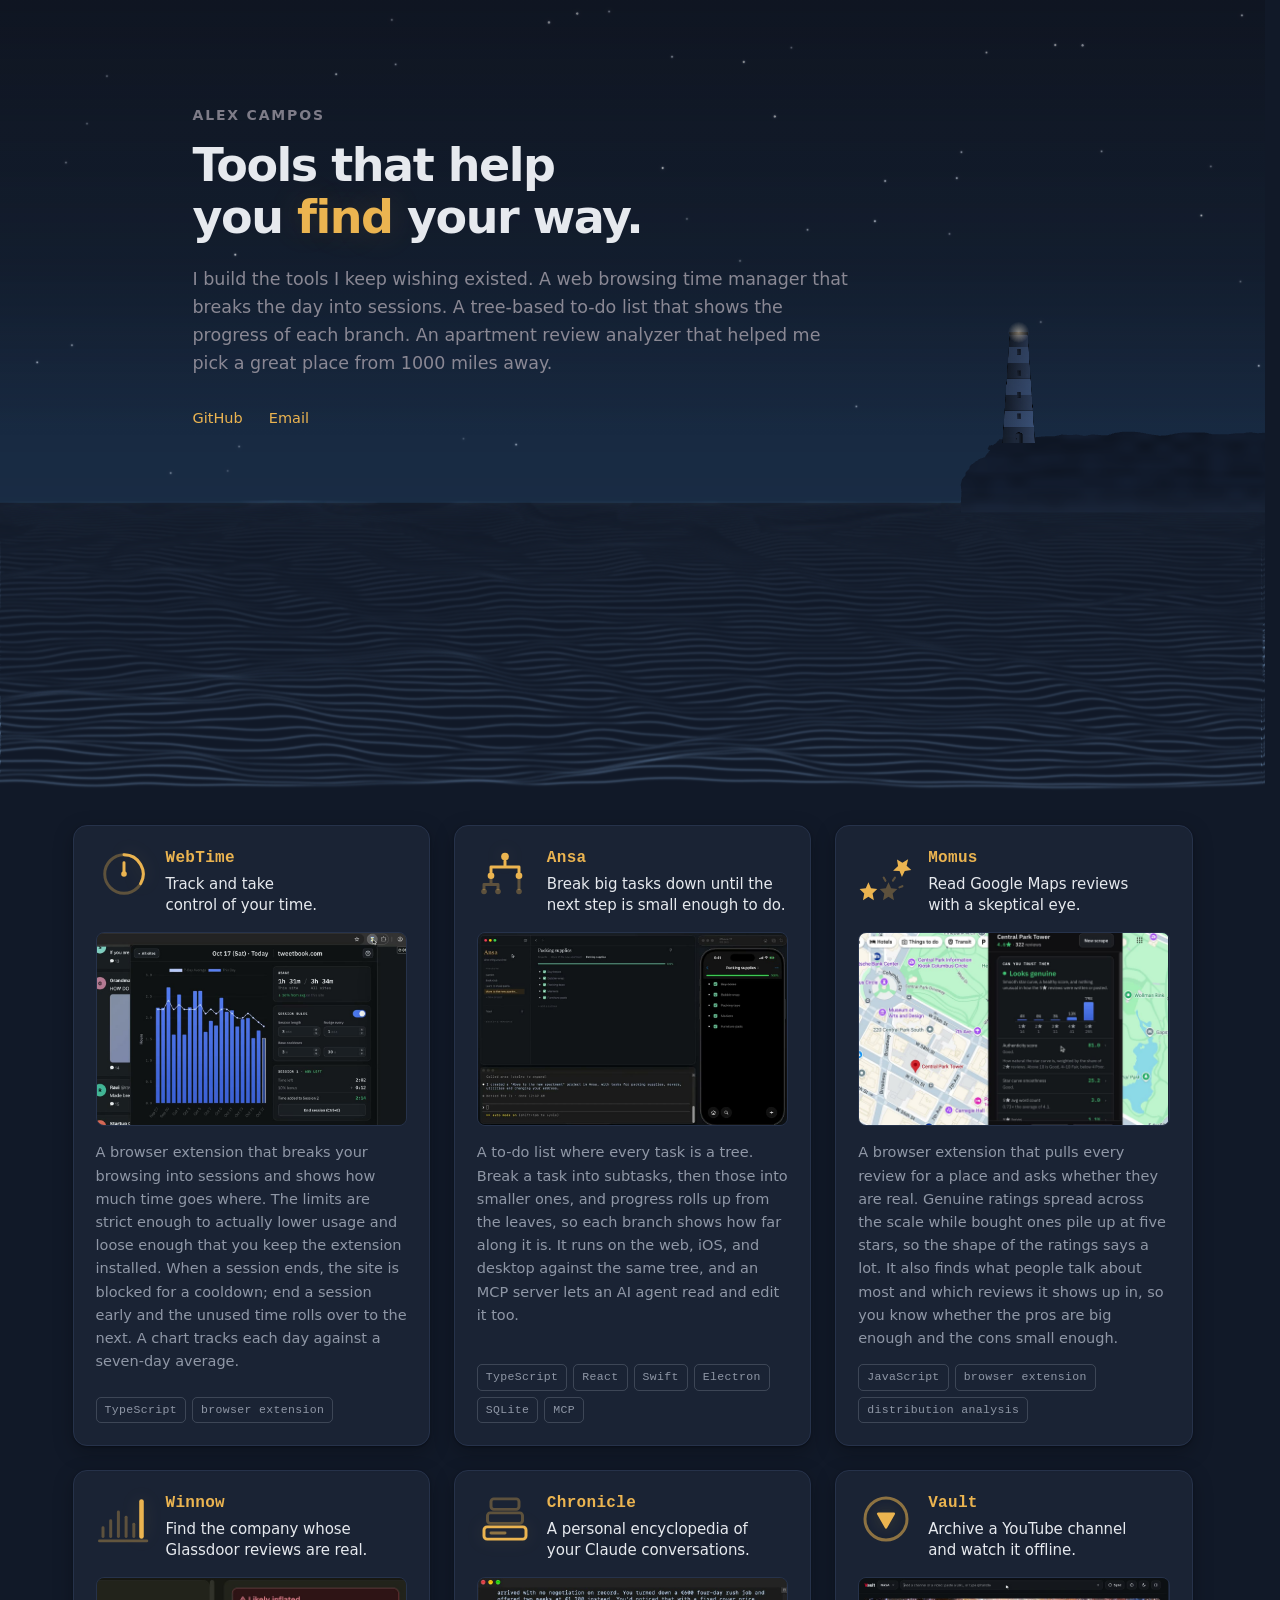
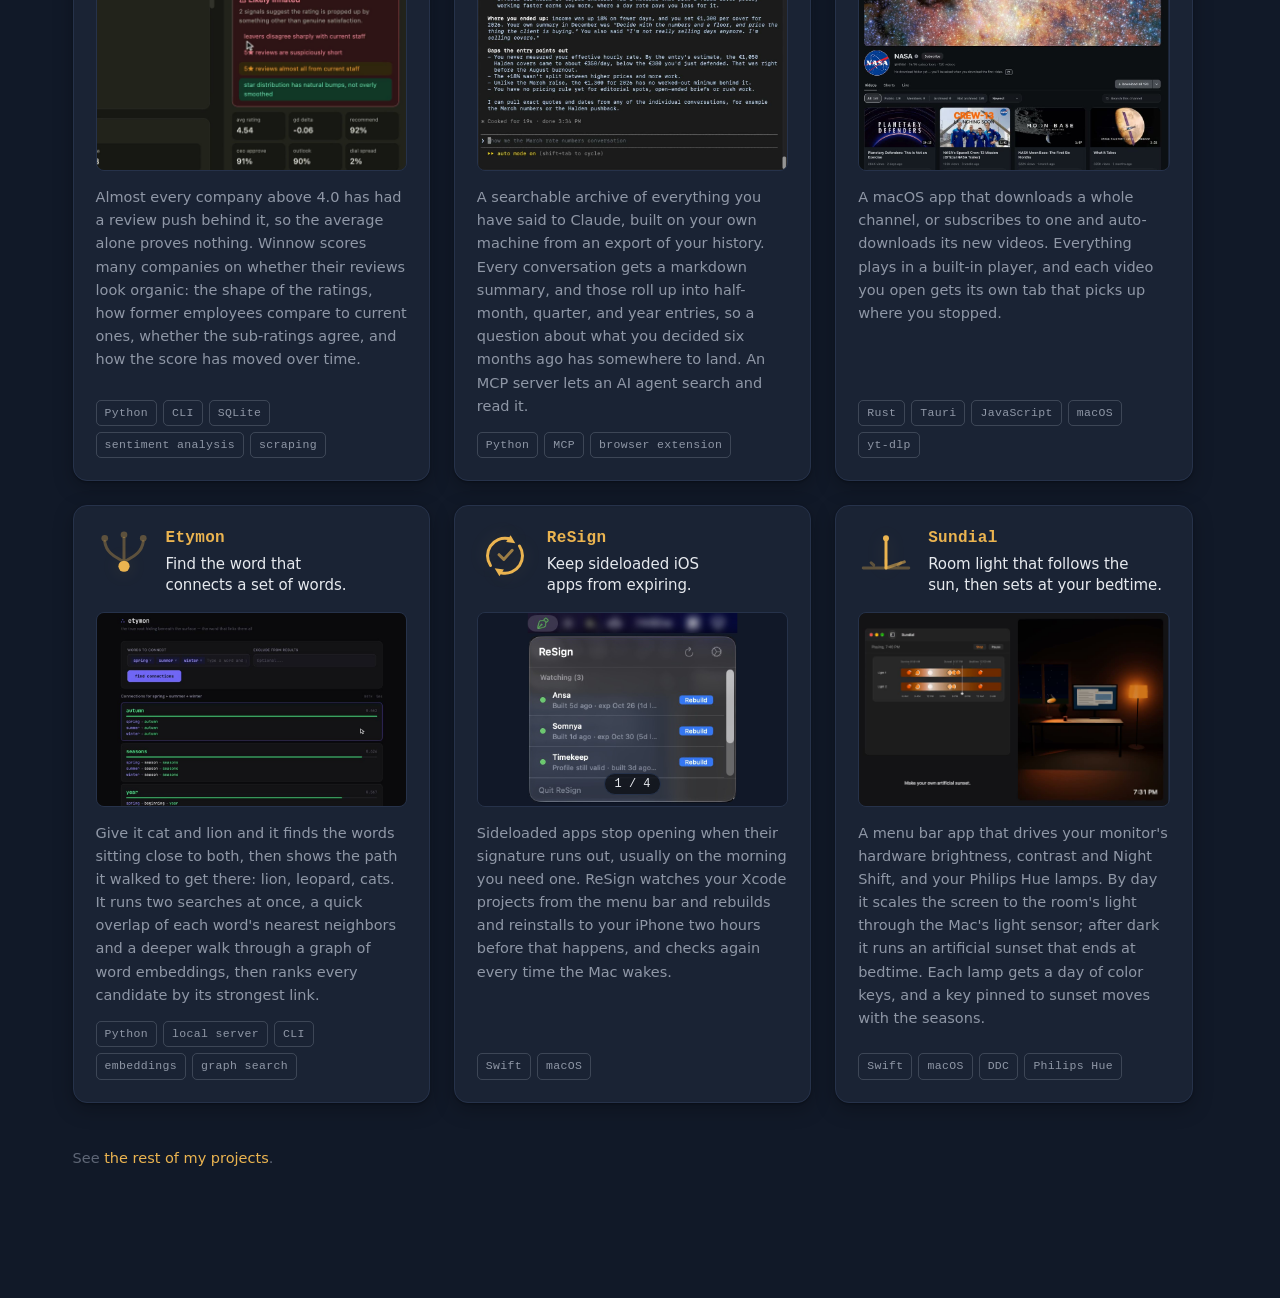
<file: index.html>
<!doctype html>
<html lang="en">
<head>
<meta charset="utf-8">
<meta name="viewport" content="width=device-width, initial-scale=1">
<title>Alex Campos — tools that help you find your way</title>
<meta name="description" content="Small tools I built because I kept wishing they existed: a web browsing time manager, a tree-based to-do list, and an apartment review analyzer.">
<link rel="stylesheet" href="assets/style.css?v=30">
</head>
<body>


<div class="hero">
  <canvas id="scene" aria-hidden="true"></canvas>
<header class="masthead">
  <p class="who">Alex Campos</p>
  <h1>Tools that help you <span class="lit">find</span> your way.</h1>
  <p class="intro">
    I build the tools I keep wishing existed. A web browsing time manager that
    breaks the day into sessions. A tree-based to-do list that shows the progress
    of each branch. An apartment review analyzer that helped me pick a great place
    from 1000 miles away.
  </p>
  <p class="links">
    <a href="https://github.com/andres-al-campos">GitHub</a>
    <a href="mailto:andres.al.campos@gmail.com">Email</a>
  </p>
</header>
</div>

<main>
  <div class="grid" id="grid"></div>
  <p class="more">
    See <a href="https://github.com/andres-al-campos">the rest of my projects</a>.
  </p>
</main>


<script src="assets/water.js?v=12"></script>
<script src="assets/marks.js?v=19"></script>
<script src="assets/projects.js?v=30"></script>
<script>
(function () {
  var grid = document.getElementById('grid');

  function el(tag, cls, text) {
    var n = document.createElement(tag);
    if (cls) n.className = cls;
    if (text) n.textContent = text;
    return n;
  }

  // The card itself isn't a link, so its text can be selected. The name goes to
  // the repo, and hovering the card underlines it to say so; a demo clip opens
  // large. A whole-card link left the clip competing with it, and on a phone a
  // tap to stop scrolling could open GitHub.
  function card(p) {
    var a = el('div', 'row');

    var head = el('div', 'rhead');
    var mark = el('div', 'mark');
    // Marks are authored SVG in marks.js, not user input.
    mark.innerHTML = '<svg viewBox="0 0 32 32" aria-hidden="true">' + MARKS[p.name].svg + '</svg>';
    head.appendChild(mark);

    var htext = el('div', 'rhtext');
    var h2 = el('h2');
    var link = el('a', 'namelink', p.name);
    link.href = p.repo;
    link.rel = 'noopener';
    h2.appendChild(link);
    htext.appendChild(h2);
    htext.appendChild(el('p', 'tagline', p.tagline));
    head.appendChild(htext);

    a.appendChild(head);

    if (p.video) a.appendChild(clip(a, p));
    else if (p.slides) a.appendChild(slides(p));

    a.appendChild(el('p', 'blurb', p.blurb));

    var tags = el('ul', 'tags');
    p.tags.forEach(function (t) { tags.appendChild(el('li', null, t)); });
    a.appendChild(tags);

    return a;
  }

  // A demo clip plays only while it has the reader's attention, never on its
  // own: a grid of autoplaying cards pulls the eye off the one being read. With
  // a pointer that means while the clip itself is hovered. On a touch screen with one
  // card across, the card in view is the one being read, so its clip plays
  // while it is on screen; with two across it keeps the poster. Each play
  // starts from 0. Stopping rewinds to the moment the poster was taken from,
  // so the stopped clip and the still are the same picture. Reduced motion
  // keeps the poster everywhere.
  var canHover = matchMedia('(hover: hover)');
  var motionOK = matchMedia('(prefers-reduced-motion: no-preference)');

  function oneAcross() {
    return getComputedStyle(grid).gridTemplateColumns.split(' ').length === 1;
  }

  function clip(card, p) {
    var v = el('video', 'clip');
    v.src = p.video;
    v.poster = p.poster;
    v.muted = true;
    v.playsInline = true;
    v.preload = 'none';   // nothing is fetched until the first play
    v.setAttribute('aria-hidden', 'true');

    var box = el('button', 'clipbox');
    box.type = 'button';
    box.setAttribute('aria-label', 'Watch the ' + p.name + ' demo larger');
    var cue = el('span', 'expand');
    cue.innerHTML = EXPAND;
    box.appendChild(v);
    box.appendChild(cue);
    box.addEventListener('click', function () {
      // A phone has no room for a larger view: hand the clip to the system's
      // own full-screen player, which can turn to landscape.
      if (!canHover.matches && fullscreen(v, large, resume)) return;
      large();
    });
    function large() {
      var t = v.currentTime, still = frame(v);
      stop();
      openViewer(p, t, still, v);
    }

    function start() {
      if (!motionOK.matches) return;
      v.currentTime = 0;
      // Rejects with AbortError when stop() comes before playback starts.
      v.play().catch(function () {});
    }
    function stop() {
      v.pause();
      // Before the clip has loaded this sets where it will open instead.
      v.currentTime = p.posterAt || 0;
    }

    // Back from full screen the clip has stopped wherever it was left, often on
    // its last frame: play it again if it's still the card in view, else rest it
    // on the poster's frame.
    var inView = false;
    function resume() { if (inView && oneAcross()) start(); else stop(); }

    if (canHover.matches) {
      box.addEventListener('pointerenter', start);
      box.addEventListener('pointerleave', stop);
    } else {
      new IntersectionObserver(function (entries) {
        var e = entries[entries.length - 1];
        inView = e.intersectionRatio >= .9;
        if (inView && oneAcross()) start(); else if (!v.paused) stop();
      }, { threshold: [0, .9] }).observe(v);
    }
    return box;
  }

  // A tool with nothing to watch in real time shows a few stills instead. The
  // card holds the first, still, with a count that says there are more; paging
  // through happens in the large view, since small stills on a card aren't worth
  // flipping through.
  function slides(p) {
    var img = el('img', 'clip');
    img.src = p.slides[0].src;
    img.alt = '';
    img.loading = 'lazy';

    var box = el('button', 'clipbox');
    box.type = 'button';
    box.setAttribute('aria-label', 'See the ' + p.name + ' screenshots larger');
    var cue = el('span', 'expand');
    cue.innerHTML = EXPAND;
    box.appendChild(img);
    box.appendChild(cue);
    box.appendChild(el('span', 'scount', '1 / ' + p.slides.length));
    box.addEventListener('click', function () { openSlides(p, img); });
    return box;
  }

  // Plays the card's own clip full screen, with the system's controls, and puts
  // it back as a preview when full screen ends, calling done. False when the
  // browser can't; a refusal that comes later calls fallback instead.
  function fullscreen(v, fallback, done) {
    var go = v.webkitEnterFullscreen ? function () { v.webkitEnterFullscreen(); }   // iPhone
           : v.requestFullscreen ? function () { return v.requestFullscreen(); }
           : null;
    if (!go) return false;
    v.controls = true;
    v.play().catch(function () {});
    try {
      var r = go();
      if (r && r.catch) r.catch(function () { v.controls = false; fallback(); });
    } catch (e) { v.controls = false; return false; }
    function back() {
      if (document.fullscreenElement === v) return;
      v.controls = false;
      v.removeEventListener('webkitendfullscreen', back);
      document.removeEventListener('fullscreenchange', back);
      done();
    }
    v.addEventListener('webkitendfullscreen', back);
    document.addEventListener('fullscreenchange', back);
    return true;
  }

  var EXPAND = '<svg viewBox="0 0 16 16" aria-hidden="true"><path d="M9.5 2.5h4v4M13.5 2.5 9 7M6.5 13.5h-4v-4M2.5 13.5 7 9"/></svg>';

  // The picture the card is showing right now, so the viewer opens on it
  // rather than on black while its own copy of the clip loads.
  function frame(v) {
    if (v.readyState < 2) return v.poster;
    var c = document.createElement('canvas');
    c.width = v.videoWidth;
    c.height = v.videoHeight;
    c.getContext('2d').drawImage(v, 0, 0);
    return c.toDataURL('image/jpeg', .85);
  }

  // One viewer for every card: the clip at full size, with its controls in a
  // bar underneath rather than the browser's own over the picture. Those darken
  // the frame whenever they show, and they land on top of the recorded app's
  // own player bar. It picks
  // up where the card's preview was, since the click means "this, bigger". It
  // grows out of the card's clip and shrinks back into it, so the eye can
  // follow where it came from and where it went.
  var viewer = el('dialog', 'viewer');
  var big = el('video');
  big.muted = true;
  big.playsInline = true;
  var shut = el('button', 'vclose', '\u00d7');
  shut.type = 'button';
  shut.setAttribute('aria-label', 'Close');

  var bar = el('div', 'vbar');
  var toggle = el('button', 'vplay');
  toggle.type = 'button';
  var seek = el('input', 'vseek');
  seek.type = 'range';
  seek.min = 0;
  seek.step = 'any';
  seek.value = 0;
  seek.setAttribute('aria-label', 'Position');
  var clock = el('span', 'vtime');
  bar.appendChild(toggle);
  bar.appendChild(seek);
  bar.appendChild(clock);

  // For stills: the picture with an arrow either side of it, halfway down,
  // then its caption and count underneath.
  var stage = el('div', 'vstage');
  var still = el('img', 'vimg');
  still.alt = '';
  var sbar = el('div', 'sbar');
  var prev = el('button', 'sarrow');
  prev.innerHTML = '<svg viewBox="0 0 24 24" aria-hidden="true"><path d="M15 4 7 12l8 8"/></svg>';
  prev.type = 'button';
  prev.setAttribute('aria-label', 'Previous');
  var next = el('button', 'sarrow');
  next.innerHTML = '<svg viewBox="0 0 24 24" aria-hidden="true"><path d="M9 4l8 8-8 8"/></svg>';
  next.type = 'button';
  next.setAttribute('aria-label', 'Next');
  var scap = el('div', 'scap');
  var stext = el('p', 'stext');
  var snum = el('span', 'snum');
  scap.appendChild(stext);
  scap.appendChild(snum);
  stage.appendChild(prev);
  stage.appendChild(still);
  stage.appendChild(next);
  sbar.appendChild(scap);

  viewer.appendChild(big);
  viewer.appendChild(stage);
  viewer.appendChild(bar);
  viewer.appendChild(sbar);
  viewer.appendChild(shut);
  document.body.appendChild(viewer);

  var PLAY = '<svg viewBox="0 0 16 16" aria-hidden="true"><path d="M4.5 3 L13 8 L4.5 13 Z"/></svg>';
  var PAUSE = '<svg viewBox="0 0 16 16" aria-hidden="true"><path d="M4 3h3v10H4zM9 3h3v10H9z"/></svg>';

  function mmss(t) {
    t = Math.max(0, Math.floor(t || 0));
    return Math.floor(t / 60) + ':' + ('0' + t % 60).slice(-2);
  }
  // While the playhead is dragged, the position shown is where it's going.
  var scrub = null;   // { to, wasPlaying } during a drag
  function paint() {
    var at = scrub ? scrub.to : big.currentTime;
    toggle.innerHTML = big.paused && !(scrub && scrub.wasPlaying) ? PLAY : PAUSE;
    toggle.setAttribute('aria-label', big.paused ? 'Play' : 'Pause');
    if (big.duration) seek.max = big.duration;
    seek.value = at;
    seek.style.setProperty('--at', (big.duration ? at / big.duration * 100 : 0) + '%');
    clock.textContent = mmss(at) + ' / ' + mmss(big.duration);
  }
  function playPause() { if (big.paused) big.play().catch(function () {}); else big.pause(); }
  ['play', 'pause', 'timeupdate', 'loadedmetadata', 'seeked'].forEach(function (e) { big.addEventListener(e, paint); });
  toggle.addEventListener('click', playPause);
  big.addEventListener('click', playPause);
  // A drag sends a seek per pointer move, the same 0 over and over past the
  // bar's start. Seeking that often while playing froze Safari's picture with
  // the clock still running, so a drag pauses, and runs one seek at a time
  // with the latest position.
  function seekTo(t) { if (!big.seeking && big.currentTime !== t) big.currentTime = t; }
  big.addEventListener('seeked', function () { if (scrub) seekTo(scrub.to); });
  seek.addEventListener('input', function () {
    if (!scrub) { scrub = { wasPlaying: !big.paused }; big.pause(); }
    scrub.to = +seek.value;
    seekTo(scrub.to);
    paint();
  });
  // Fires on release, wherever the pointer is let go.
  seek.addEventListener('change', function () {
    if (!scrub) return;
    var s = scrub;
    scrub = null;
    if (big.seeking) big.addEventListener('seeked', function () { seekTo(s.to); }, { once: true });
    else seekTo(s.to);
    if (s.wasPlaying) big.play().catch(function () {});
    paint();
  });
  var from = null;   // the card clip the viewer grew out of
  var EASE = 'cubic-bezier(.2, .7, .3, 1)';
  var GROW = 500, SHRINK = 350;   // slow enough to follow; leaving is a little quicker

  // The transform that lays the viewer exactly over the card's clip. Both are
  // 16:10, so one scale fits.
  function overClip() {
    var a = from.getBoundingClientRect(), b = viewer.getBoundingClientRect();
    return 'translate(' + (a.left - b.left) + 'px, ' + (a.top - b.top) + 'px) scale(' + (a.width / b.width) + ')';
  }

  function animate(el, frames, opts) {
    try { return el.animate(frames, opts); } catch (e) { return null; }
  }

  // The clip holds still while it grows and plays once it lands.
  function grow() {
    var play = function () { if (viewer.open) big.play().catch(function () {}); };
    if (!motionOK.matches) { play(); return; }
    var a = animate(viewer, { transform: [overClip(), 'none'] }, { duration: GROW, easing: EASE });
    if (a) a.onfinish = play; else play();
    animate(viewer, { opacity: [0, 1] }, { duration: GROW, easing: EASE, pseudoElement: '::backdrop' });
    animate(shut, { opacity: [0, 0, 1] }, { duration: GROW });
    animate(bar, { opacity: [0, 0, 1] }, { duration: GROW });
    animate(sbar, { opacity: [0, 0, 1] }, { duration: GROW });
    animate(prev, { opacity: [0, 0, 1] }, { duration: GROW });
    animate(next, { opacity: [0, 0, 1] }, { duration: GROW });
  }

  function shrink() {
    if (!viewer.open) return;
    if (!motionOK.matches || !from) { viewer.close(); return; }
    big.pause();
    // Closing mid-grow: measure from the viewer's resting place, not mid-flight.
    viewer.getAnimations({ subtree: true }).forEach(function (x) { x.cancel(); });
    var opts = { duration: SHRINK, easing: EASE, fill: 'forwards' };
    var a = animate(viewer, { transform: ['none', overClip()] }, opts);
    animate(viewer, { opacity: [1, 0] }, Object.assign({ pseudoElement: '::backdrop' }, opts));
    animate(shut, { opacity: [1, 0] }, { duration: 120, fill: 'forwards' });
    animate(bar, { opacity: [1, 0] }, { duration: 120, fill: 'forwards' });
    animate(sbar, { opacity: [1, 0] }, { duration: 120, fill: 'forwards' });
    animate(prev, { opacity: [1, 0] }, { duration: 120, fill: 'forwards' });
    animate(next, { opacity: [1, 0] }, { duration: 120, fill: 'forwards' });
    if (!a) { viewer.close(); return; }
    a.onfinish = function () {
      var t = big.currentTime;
      viewer.close();
      viewer.getAnimations({ subtree: true }).forEach(function (x) { x.cancel(); });
      // Landing back on a clip still under the pointer, it carries on.
      if (from.play && canHover.matches && from.parentElement.matches(':hover')) {
        from.currentTime = t;
        from.play().catch(function () {});
      }
    };
  }

  shut.addEventListener('click', shrink);
  // A click on the backdrop lands on the dialog itself.
  viewer.addEventListener('click', function (e) { if (e.target === viewer) shrink(); });
  viewer.addEventListener('cancel', function (e) { e.preventDefault(); shrink(); });   // Esc
  viewer.addEventListener('close', function () {
    big.pause();
    big.removeAttribute('src');
    big.removeAttribute('poster');
    big.load();
  });

  // Paging stops at either end rather than wrapping, so the count reads as
  // how far through the set the reader is.
  var set = null, at = 0;
  function show(i) {
    at = Math.max(0, Math.min(set.length - 1, i));
    still.src = set[at].src;
    stext.textContent = set[at].caption;
    snum.textContent = (at + 1) + ' / ' + set.length;
    prev.disabled = at === 0;
    next.disabled = at === set.length - 1;
  }
  prev.addEventListener('click', function () { show(at - 1); });
  next.addEventListener('click', function () { show(at + 1); });
  still.addEventListener('click', function () { show(at + 1); });
  document.addEventListener('keydown', function (e) {
    if (!viewer.open || !set) return;
    if (e.key === 'ArrowLeft') show(at - 1);
    else if (e.key === 'ArrowRight') show(at + 1);
  });
  // A sideways swipe pages; a mostly vertical one is left alone.
  var touch = null;
  still.addEventListener('touchstart', function (e) { touch = e.touches[0]; }, { passive: true });
  still.addEventListener('touchend', function (e) {
    if (!touch) return;
    var t = e.changedTouches[0], dx = t.clientX - touch.clientX, dy = t.clientY - touch.clientY;
    touch = null;
    if (Math.abs(dx) > 40 && Math.abs(dx) > 1.5 * Math.abs(dy)) show(at + (dx < 0 ? 1 : -1));
  });

  function openSlides(p, imgEl) {
    from = imgEl;
    set = p.slides;
    viewer.classList.add('slides');
    show(0);
    viewer.showModal();
    grow();
  }

  function openViewer(p, t, poster, clipEl) {
    from = clipEl;
    set = null;
    viewer.classList.remove('slides');
    big.poster = poster;
    big.src = p.video;
    big.addEventListener('loadedmetadata', function () { big.currentTime = t; }, { once: true });
    paint();
    viewer.showModal();
    grow();
  }

  PROJECTS.forEach(function (p) { grid.appendChild(card(p)); });
})();
</script>

</body>
</html>
</file>
<file: assets/style.css>
:root {
  /* One dark palette for everyone. The page continues the hero's sea, so --bg
     is the water canvas's own clear colour (#111928 in water.js): any other
     value leaves a visible line where the canvas ends. */
  --bg: #111928;
  --bg2: rgba(160, 185, 230, .06);
  --line: #26324A;
  --ink: #E6E9EE;
  --soft: #8F97A6;
  --faint: #5E6676;
  --amber: #EBB450;
  --glow: rgba(235, 180, 80, .16);
  --chip: #1D2840;
  --pill-bg: #1A243A;
  --card: 0 1px 2px rgba(0, 0, 0, .3), 0 6px 20px rgba(0, 0, 0, .25);
  --card-lift: 0 2px 4px rgba(0, 0, 0, .35), 0 16px 38px rgba(0, 0, 0, .4);
  color-scheme: dark;
}

* { box-sizing: border-box; }

/* Reserve the scrollbar gutter whether or not a scrollbar is showing. Without
   it, centred content sits half a scrollbar left of true centre on platforms
   with classic (space-taking) scrollbars, and the whole page jumps sideways the
   moment content grows past one screen. Ignored where scrollbars are overlays,
   which is the macOS default. */
html { scroll-behavior: smooth; scrollbar-gutter: stable; }

body {
  margin: 0;
  background: var(--bg);
  color: var(--ink);
  font: 400 17px/1.6 ui-sans-serif, -apple-system, BlinkMacSystemFont, "Segoe UI", Inter, system-ui, sans-serif;
  -webkit-font-smoothing: antialiased;
  padding: 0 clamp(20px, 5vw, 40px);
  overflow-x: hidden;
}

.masthead, main {
  max-width: 880px;
  margin: 0 auto;
  position: relative;
  z-index: 1;
}

/* The grid wants more room than the prose does. 880px is a comfortable measure
   for the masthead paragraph, but split three ways it left 281px cards, which is
   too narrow for a tagline plus a blurb. Widening only main keeps the reading
   column where it was. */
main {
  max-width: 1120px;
  /* The page ends here now that the footer is gone. Without this the last line
     sits flush against the bottom of the document. */
  padding-bottom: clamp(72px, 10vw, 140px);
  /* The hero ends flush against the grid otherwise -- the first card starts the
     instant the water stops. This is a section break, not a card gap, so it is
     deliberately larger than the grid's own gutter.
     Kept small, though: the gap is dead space at the fold, and every pixel here
     is one the first card does not peek through by. At the old 6vw/72px the
     cards cleared the viewport by under 60px and the fold read as a hard stop
     rather than as something continuing below. */
  margin-top: clamp(18px, 2.6vw, 34px);
}

/* ---- masthead ---- */

/* Top padding is deliberately short of what a centred block would take. The
   horizon is not free to move: water.js clamps it below the copy (copyClear),
   so the sea follows the text down and the two cannot be spaced apart from
   here. Lifting the copy is what buys sea, and at 170px the sky above it was
   dead space paid for twice. */
.masthead { padding: clamp(56px, 9vw, 104px) 0 clamp(40px, 6vw, 66px); }

.who {
  margin: 0 0 14px;
  font-size: 14px;
  letter-spacing: .13em;
  text-transform: uppercase;
  color: var(--faint);
  font-weight: 600;
}

.masthead h1 {
  margin: 0 0 22px;
  font-size: clamp(30px, 4.6vw, 46px);
  line-height: 1.12;
  letter-spacing: -.032em;
  font-weight: 600;
  /* 19ch held the old two-line headline. This one is longer and broke into three
     ragged lines at that width; 25ch lets balance find an even two-line split. */
  max-width: 25ch;
  text-wrap: balance;
}

.masthead h1 .lit { color: var(--amber); text-shadow: 0 0 34px var(--glow); }

.intro {
  max-width: 60ch;
  margin: 0;
  font-size: clamp(15.5px, 1.8vw, 17.5px);
  color: var(--soft);
}

.links {
  margin: 30px 0 0;
  display: flex;
  gap: 26px;
  font-size: 14.5px;
  flex-wrap: wrap;
}

.links a {
  color: var(--amber);
  text-decoration: none;
  position: relative;
  padding-bottom: 2px;
}

/* Underline grows from the left rather than fading in — the link reads as a
   control being engaged, not as something merely highlighted. */
.links a::after {
  content: "";
  position: absolute;
  left: 0; right: 0; bottom: 0;
  height: 1px;
  background: currentColor;
  opacity: .35;
  transform: scaleX(0);
  transform-origin: left;
  transition: transform .28s cubic-bezier(.2, .7, .3, 1), opacity .28s;
}

.links a:hover::after { transform: scaleX(1); opacity: .9; }
.links a:focus-visible { outline: 2px solid var(--amber); outline-offset: 4px; border-radius: 3px; }

/* ---- filter pill ---- */

/* ---- grid ---- */

/* Three across, two down. Cards are equal-height so the row reads as a row;
   the blurb varies in length, so without this the bottoms stagger. */
.grid {
  display: grid;
  grid-template-columns: repeat(3, 1fr);
  gap: clamp(16px, 2vw, 24px);
  align-items: stretch;
}

@media (max-width: 900px) { .grid { grid-template-columns: repeat(2, 1fr); } }
@media (max-width: 620px) { .grid { grid-template-columns: 1fr; } }

.more {
  margin: clamp(28px, 4vw, 44px) 0 0;
  font-size: 14.5px;
  color: var(--faint);
}

.more a { color: var(--amber); text-decoration: none; border-bottom: 1px solid transparent; }
.more a:hover { border-bottom-color: currentColor; }

/* ---- rows ---- */

/* Each project is a card, not a text row. The card isn't a link itself: its
   name and its clip are the targets. */
.row {
  /* Column, not block: the grid stretches every card to the tallest in its row,
     and the tag list is pushed to the bottom so the chips line up across the
     row instead of floating wherever the blurb happens to end. */
  display: flex;
  flex-direction: column;
  text-decoration: none;
  color: inherit;
  position: relative;
  padding: 20px 22px 22px;
  background: var(--bg2);
  border: 1px solid var(--line);
  border-radius: 14px;
  box-shadow: var(--card);
  transition: border-color .2s, box-shadow .2s;
}

/* Highlighted, not raised: a card that rises moves the clip's expand cue out
   from under a pointer heading for it. The highlight marks the card being
   read, and underlines the name to show where the link is. */
.row:hover {
  border-color: color-mix(in srgb, var(--amber) 38%, var(--line));
  box-shadow: var(--card-lift);
}

/* The name links to the repo. With a pointer its underline appears while the
   card is hovered; on touch, with no hover to reveal it, it's always there. */
.namelink {
  color: inherit;
  border-radius: 3px;
  text-decoration: underline transparent;
  text-underline-offset: 3px;
  transition: text-decoration-color .2s, color .2s;
}
.row:hover .namelink { text-decoration-color: currentColor; }
.namelink:hover { color: color-mix(in srgb, var(--amber) 80%, white); }
.namelink:focus-visible { outline: 2px solid var(--amber); outline-offset: 3px; }
@media (hover: none) {
  .namelink { text-decoration-color: currentColor; }
}

/* Mark, then a text column holding the name and tagline stacked; the blurb and
   tags run full-width beneath. The mark box is sized to the full two-line
   header, so it reads level with the name+tagline pair rather than only the
   name. */
.rhead {
  display: flex;
  align-items: flex-start;
  gap: 14px;
  margin: 0 0 14px;
}

.rhtext { min-width: 0; }

/* The mark carries the visual weight of the card — it stands in for the
   screenshot the card layout used to lead with. Square, matched to the height
   of the two text lines beside it. */
.mark {
  width: 56px;
  height: 56px;
  flex: none;
}

.mark svg {
  width: 100%;
  height: 100%;
  display: block;
  fill: none;
  stroke-linecap: round;
  stroke-linejoin: round;
  overflow: visible;
}

.mark svg .s { stroke: var(--amber); stroke-width: 1.7; fill: none; }
.mark svg .f { fill: var(--amber); stroke: none; }
.mark svg .dim { opacity: .32; }
.mark svg .lit { filter: drop-shadow(0 0 5px var(--glow)); }

.row h2 {
  margin: 0 0 2px;
  font-size: 16px;
  font-weight: 600;
  letter-spacing: .02em;
  /* Gold, not faint: the name is what tells a skimmer which project this is. */
  color: var(--amber);
  transition: color .25s;
  font-family: ui-monospace, SFMono-Regular, Menlo, monospace;
}


/* The line people actually read — sits under the mono name label as the second
   row of the header, same size but carried in ink rather than the faint label. */
.tagline {
  margin: 0;
  font-size: 15px;
  line-height: 1.4;
  letter-spacing: -.005em;
  font-weight: 500;
  color: var(--ink);
  text-wrap: balance;
}

/* A demo clip sits between the header and the blurb, so the mark and name keep
   the same place on every card in a row. The aspect ratio is fixed (the clips
   are 16:10) so the box is its full size before anything has loaded, and
   playing it changes nothing in the layout. */
.clip {
  display: block;
  width: 100%;
  aspect-ratio: 16 / 10;
  object-fit: cover;
  border-radius: 8px;
  border: 1px solid var(--line);
  background: var(--chip);
}

/* The clip opens large, and says so with an expand cue in its corner. The
   cursor stays the plain pointer: the cue does the job. */
.clipbox {
  position: relative;
  display: block;
  width: 100%;
  margin: 2px 0 6px;
  padding: 0;
  border: 0;
  border-radius: 8px;
  background: none;
  cursor: pointer;
}

.clipbox:focus-visible { outline: 2px solid var(--amber); outline-offset: 3px; }

.expand {
  position: absolute;
  right: 10px;
  bottom: 10px;
  width: 40px;
  height: 40px;
  display: grid;
  place-items: center;
  border-radius: 9px;
  background: rgba(11, 13, 18, .72);
  border: 1px solid var(--line);
  opacity: 0;
  transition: opacity .2s;
}

.expand svg {
  width: 20px;
  height: 20px;
  fill: none;
  stroke: var(--ink);
  stroke-width: 1.8;
  stroke-linecap: round;
  stroke-linejoin: round;
}

.row:hover .expand { opacity: .7; }
.clipbox:hover .expand, .clipbox:focus-visible .expand { opacity: 1; }

/* No hover to reveal it on a touch screen, so the cue is always there. */
@media (hover: none) { .expand { opacity: .9; } }

/* A card of stills says how many there are, at the bottom centre where it's
   seen without hunting for it. */
.scount {
  position: absolute;
  left: 50%;
  bottom: 12px;
  transform: translateX(-50%);
  padding: 3px 9px;
  border-radius: 999px;
  background: rgba(11, 13, 18, .72);
  border: 1px solid var(--line);
  color: var(--ink);
  font: 500 12px ui-monospace, SFMono-Regular, Menlo, monospace;
  font-variant-numeric: tabular-nums;
}

/* ---- viewer ---- */

.viewer {
  transform-origin: 0 0;
  padding: 0;
  border: 0;
  background: none;
  overflow: visible;
  max-width: none;
  max-height: none;
  width: min(1280px, 94vw, calc((86vh - 40px) * 1.6));
}

.viewer::backdrop { background: rgba(5, 7, 12, .84); }

.viewer video {
  display: block;
  cursor: pointer;
  width: 100%;
  aspect-ratio: 16 / 10;
  border-radius: 10px;
  background: #000;
  box-shadow: var(--card-lift);
}

.vimg {
  display: block;
  cursor: pointer;
  width: 100%;
  aspect-ratio: 16 / 10;
  object-fit: contain;
  border-radius: 10px;
  background: var(--chip);
  box-shadow: var(--card-lift);
  user-select: none;
  -webkit-user-drag: none;
}

/* The viewer shows a clip or a set of stills, each with its own bar. */
.viewer.slides video, .viewer.slides .vbar,
.viewer:not(.slides) .vstage, .viewer:not(.slides) .sbar { display: none; }

/* Stills leave room either side of the picture for the arrows. */
.viewer.slides { width: min(1280px, calc(94vw - 144px), calc((86vh - 40px) * 1.6)); }
.vstage { position: relative; }

.sbar {
  display: flex;
  align-items: center;
  gap: 12px;
  padding: 10px 2px 0;
}

.sarrow {
  position: absolute;
  top: 50%;
  width: 56px;
  height: 72px;
  margin-top: -36px;
  padding: 0;
  border: 0;
  background: none;
  color: var(--soft);
  cursor: pointer;
  transition: color .15s;
}

.sarrow svg {
  display: block;
  width: 44px;
  height: 44px;
  margin: auto;
  filter: drop-shadow(0 1px 3px rgba(0, 0, 0, .5));
  fill: none;
  stroke: currentColor;
  stroke-width: 3;
  stroke-linecap: round;
  stroke-linejoin: round;
}

.sarrow:first-child { left: -68px; }
.sarrow:last-child { right: -68px; }

.sarrow:disabled { visibility: hidden; }
.sarrow:hover { color: var(--ink); }
.sarrow:focus-visible { outline: 2px solid var(--amber); outline-offset: 2px; }

.scap {
  flex: 1;
  min-width: 0;
  display: flex;
  align-items: baseline;
  justify-content: center;
  gap: 12px;
  text-align: center;
}

.stext { margin: 0; color: var(--ink); font-size: 14.5px; line-height: 1.45; }
.snum { flex: none; color: var(--soft); font: 500 12.5px ui-monospace, SFMono-Regular, Menlo, monospace; font-variant-numeric: tabular-nums; }

/* The viewer's controls sit under the picture, never on it. */
.vbar {
  display: flex;
  align-items: center;
  gap: 12px;
  padding: 10px 2px 0;
  color: var(--soft);
  font: 500 12.5px ui-monospace, SFMono-Regular, Menlo, monospace;
}

.vplay {
  flex: none;
  width: 30px;
  height: 30px;
  display: grid;
  place-items: center;
  padding: 0;
  border: 0;
  border-radius: 7px;
  background: none;
  color: var(--ink);
  cursor: pointer;
}

.vplay svg { width: 14px; height: 14px; fill: currentColor; }
.vplay:focus-visible, .vseek:focus-visible { outline: 2px solid var(--amber); outline-offset: 2px; }

.vseek {
  flex: 1;
  min-width: 0;
  height: 16px;
  margin: 0;
  background: none;
  -webkit-appearance: none;
  appearance: none;
  cursor: pointer;
}

.vseek::-webkit-slider-runnable-track {
  height: 3px;
  border-radius: 2px;
  background: linear-gradient(to right, var(--amber) var(--at, 0%), var(--line) var(--at, 0%));
}
.vseek::-moz-range-track {
  height: 3px;
  border-radius: 2px;
  background: linear-gradient(to right, var(--amber) var(--at, 0%), var(--line) var(--at, 0%));
}

.vseek::-webkit-slider-thumb {
  -webkit-appearance: none;
  width: 11px;
  height: 11px;
  margin-top: -4px;
  border: 0;
  border-radius: 50%;
  background: var(--amber);
}
.vseek::-moz-range-thumb {
  width: 11px;
  height: 11px;
  border: 0;
  border-radius: 50%;
  background: var(--amber);
}

.vtime { flex: none; font-variant-numeric: tabular-nums; }

.vclose {
  position: absolute;
  top: -40px;
  right: -4px;
  width: 34px;
  height: 34px;
  border: 0;
  border-radius: 8px;
  background: none;
  color: var(--soft);
  font-size: 26px;
  line-height: 1;
  cursor: pointer;
}

.vclose:hover { color: var(--ink); }
.vclose:focus-visible { outline: 2px solid var(--amber); }

.blurb {
  margin: 9px 0 0;
  font-size: 14.5px;
  line-height: 1.6;
  color: var(--soft);
  max-width: 62ch;
}

.tags {
  list-style: none;
  display: flex;
  flex-wrap: wrap;
  gap: 6px;
  /* auto, not a fixed top margin: it takes up the slack in a stretched card so
     the chip rows align across the grid regardless of blurb length. */
  margin: auto 0 0;
  padding: 14px 0 0;
}

.tags li {
  font-size: 11.5px;
  letter-spacing: .03em;
  color: var(--soft);
  border: 1px solid color-mix(in srgb, var(--soft) 30%, transparent);
  border-radius: 5px;
  padding: 3px 8px;
  font-family: ui-monospace, SFMono-Regular, Menlo, monospace;
  transition: border-color .25s, color .25s;
}

.row:hover .tags li {
  border-color: color-mix(in srgb, var(--amber) 40%, transparent);
  color: var(--ink);
}


@media (prefers-reduced-motion: reduce) {
  * { transition: none !important; animation: none !important; }
  html { scroll-behavior: auto; }
}

@media (max-width: 620px) {
  .row { padding: 16px 16px 18px; }
  .rhead { gap: 12px; margin-bottom: 12px; }
  .mark { width: 48px; height: 48px; }
}

/* ---- hero water ----
   Full-bleed: the lighthouse sweep needs the horizontal room, and a sea boxed
   to the 880px text column loses the sense of scale. The masthead keeps its own
   width and rides on top.

   The hero is dark in both colour schemes. The scene is a night sea, so there
   is no light-mode version of it -- a dark band under a light page is an
   ordinary masthead treatment, a daylit water sim is not. */
.hero {
  position: relative;
  margin: 0 calc(-1 * clamp(20px, 5vw, 40px));  /* cancel body padding */
  padding: 0 clamp(20px, 5vw, 40px);
  /* Taller than the masthead needs to be: copyClear drops the horizon below the
     copy, so the sea only gets whatever is left underneath. Without this the
     water is a strip. */
  min-height: clamp(560px, 88vh, 900px);
  overflow: hidden;
  background: #0B0D12;
  /* Redefining --ink below is not enough on its own: body already resolved
     color to the light-mode ink, and the h1 inherits that computed value. */
  color: var(--ink);
  --ink: #E6E9EE;
  --soft: #8A8894;
  --faint: #7E7C88;
  --amber: #EBB450;
  --glow: rgba(235, 180, 80, .16);
}
.hero #scene {
  position: absolute;
  inset: 0;
  width: 100%;
  height: 100%;
  display: block;
  z-index: 0;
}
.hero .masthead { position: relative; z-index: 1; padding-bottom: clamp(24px, 4vw, 44px); }

/* The renderer's copyClear already pushes the horizon below the masthead, so
   the text sits on sky rather than on water. This is just insurance for the
   descenders that reach the waterline -- heavy enough to hold contrast, light
   enough to leave the scene alone. */
.hero::after {
  content: "";
  position: absolute;
  inset: 0 0 auto 0;
  height: 55%;
  background: linear-gradient(to bottom,
    rgba(11,13,18,.55) 0%, rgba(11,13,18,.35) 60%, rgba(11,13,18,0) 100%);
  pointer-events: none;
  z-index: 0;
}
</file>
